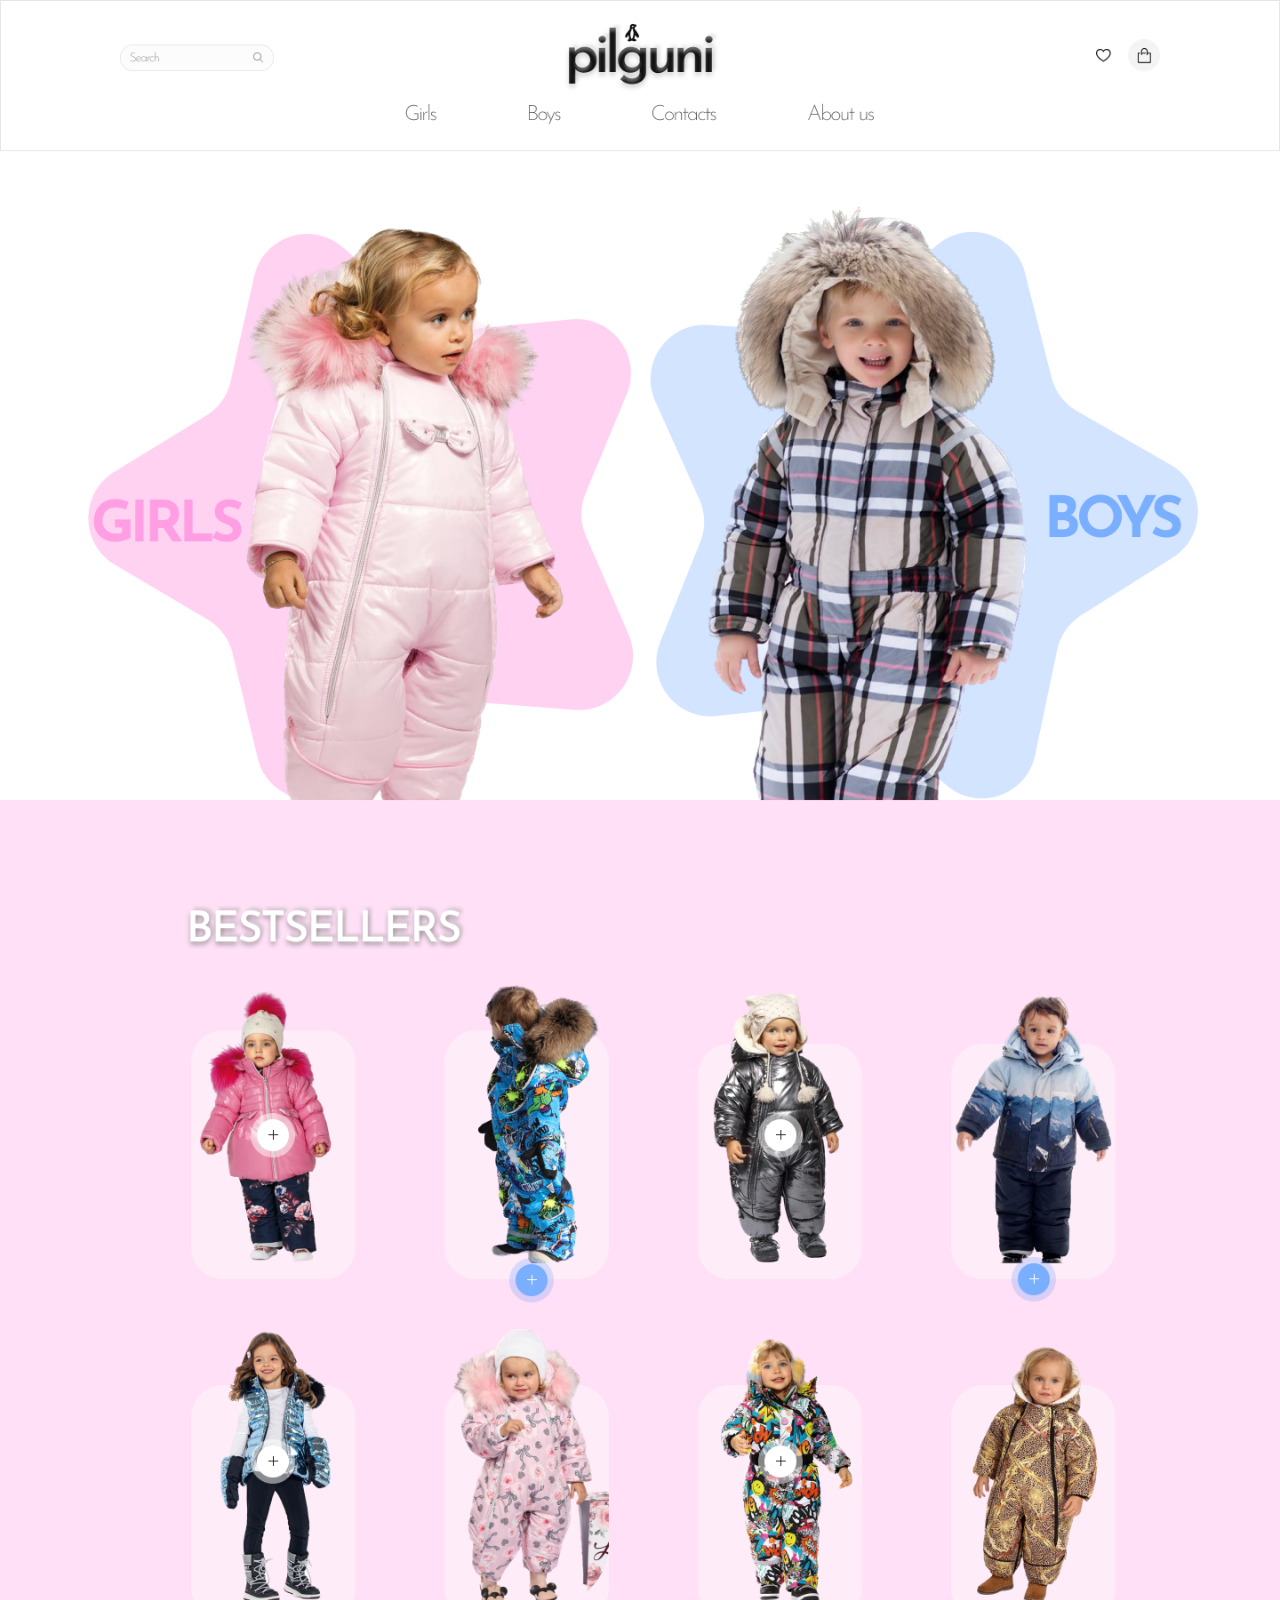
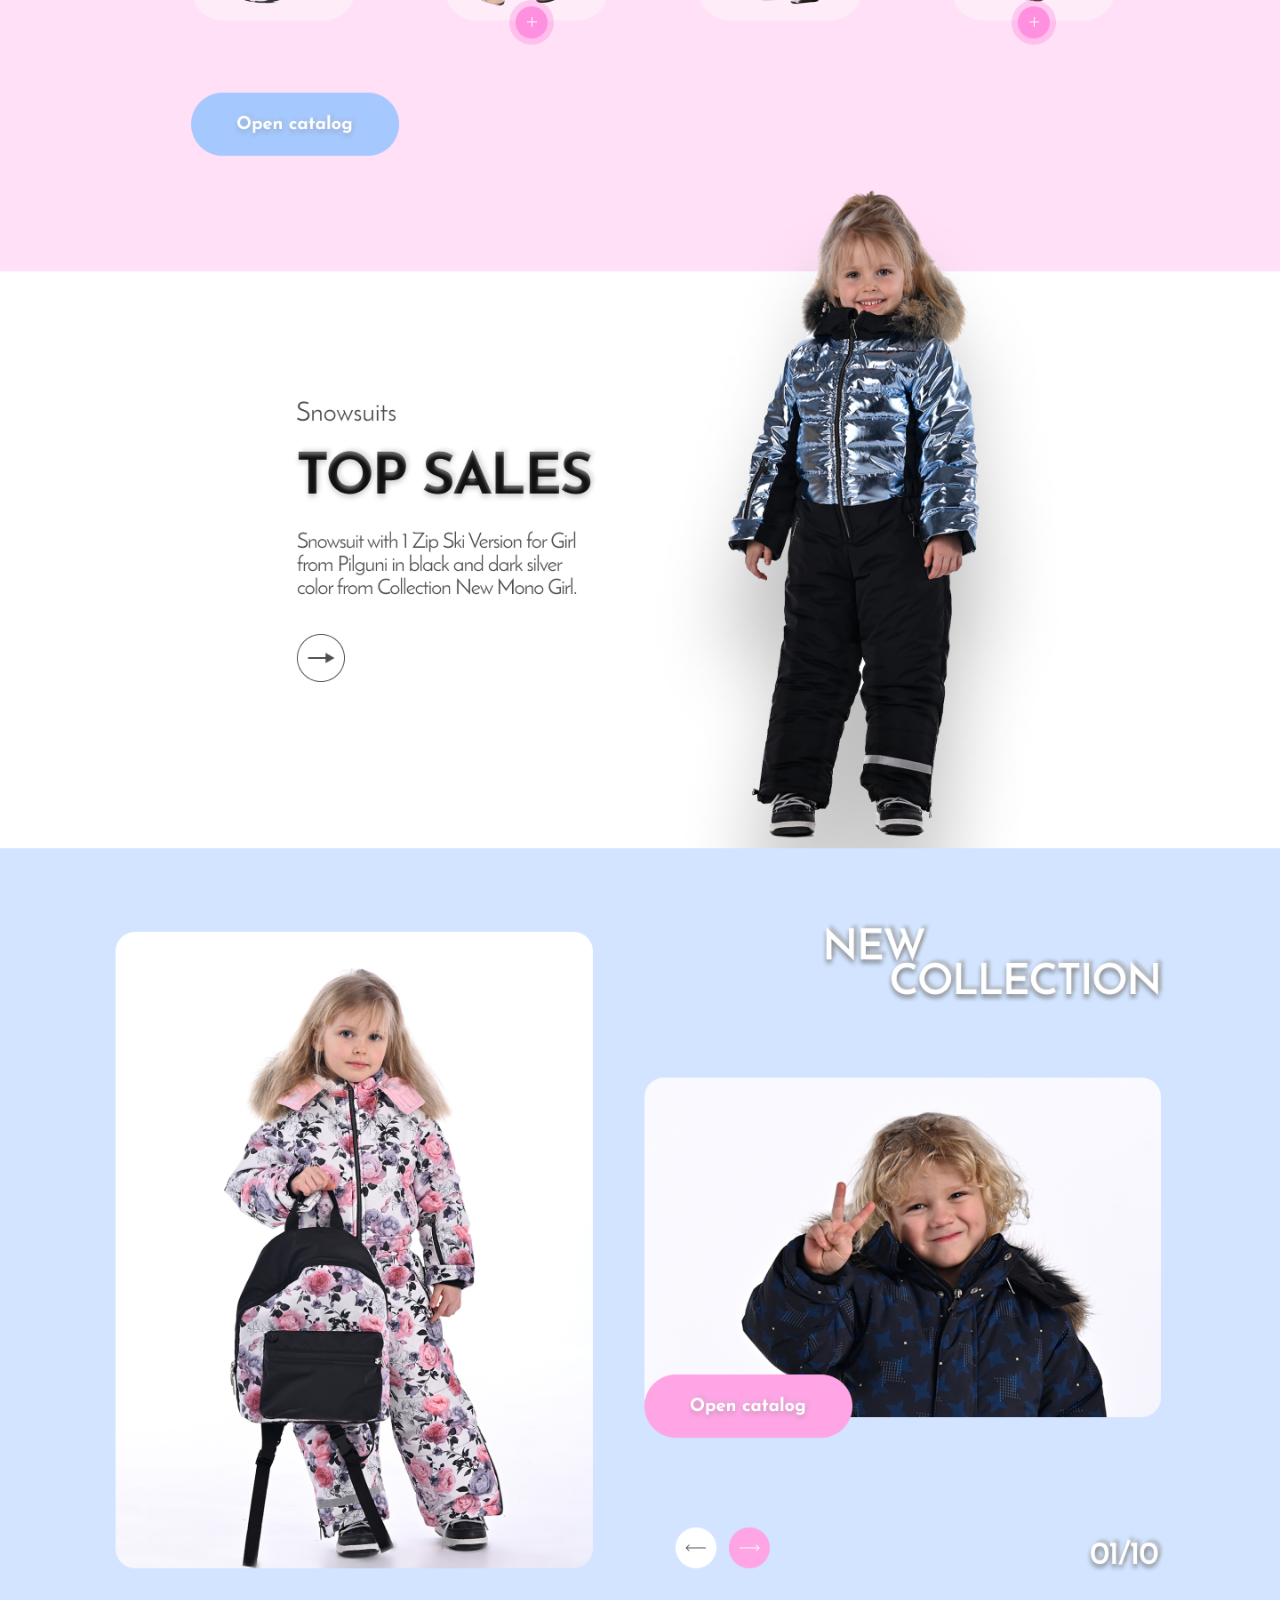
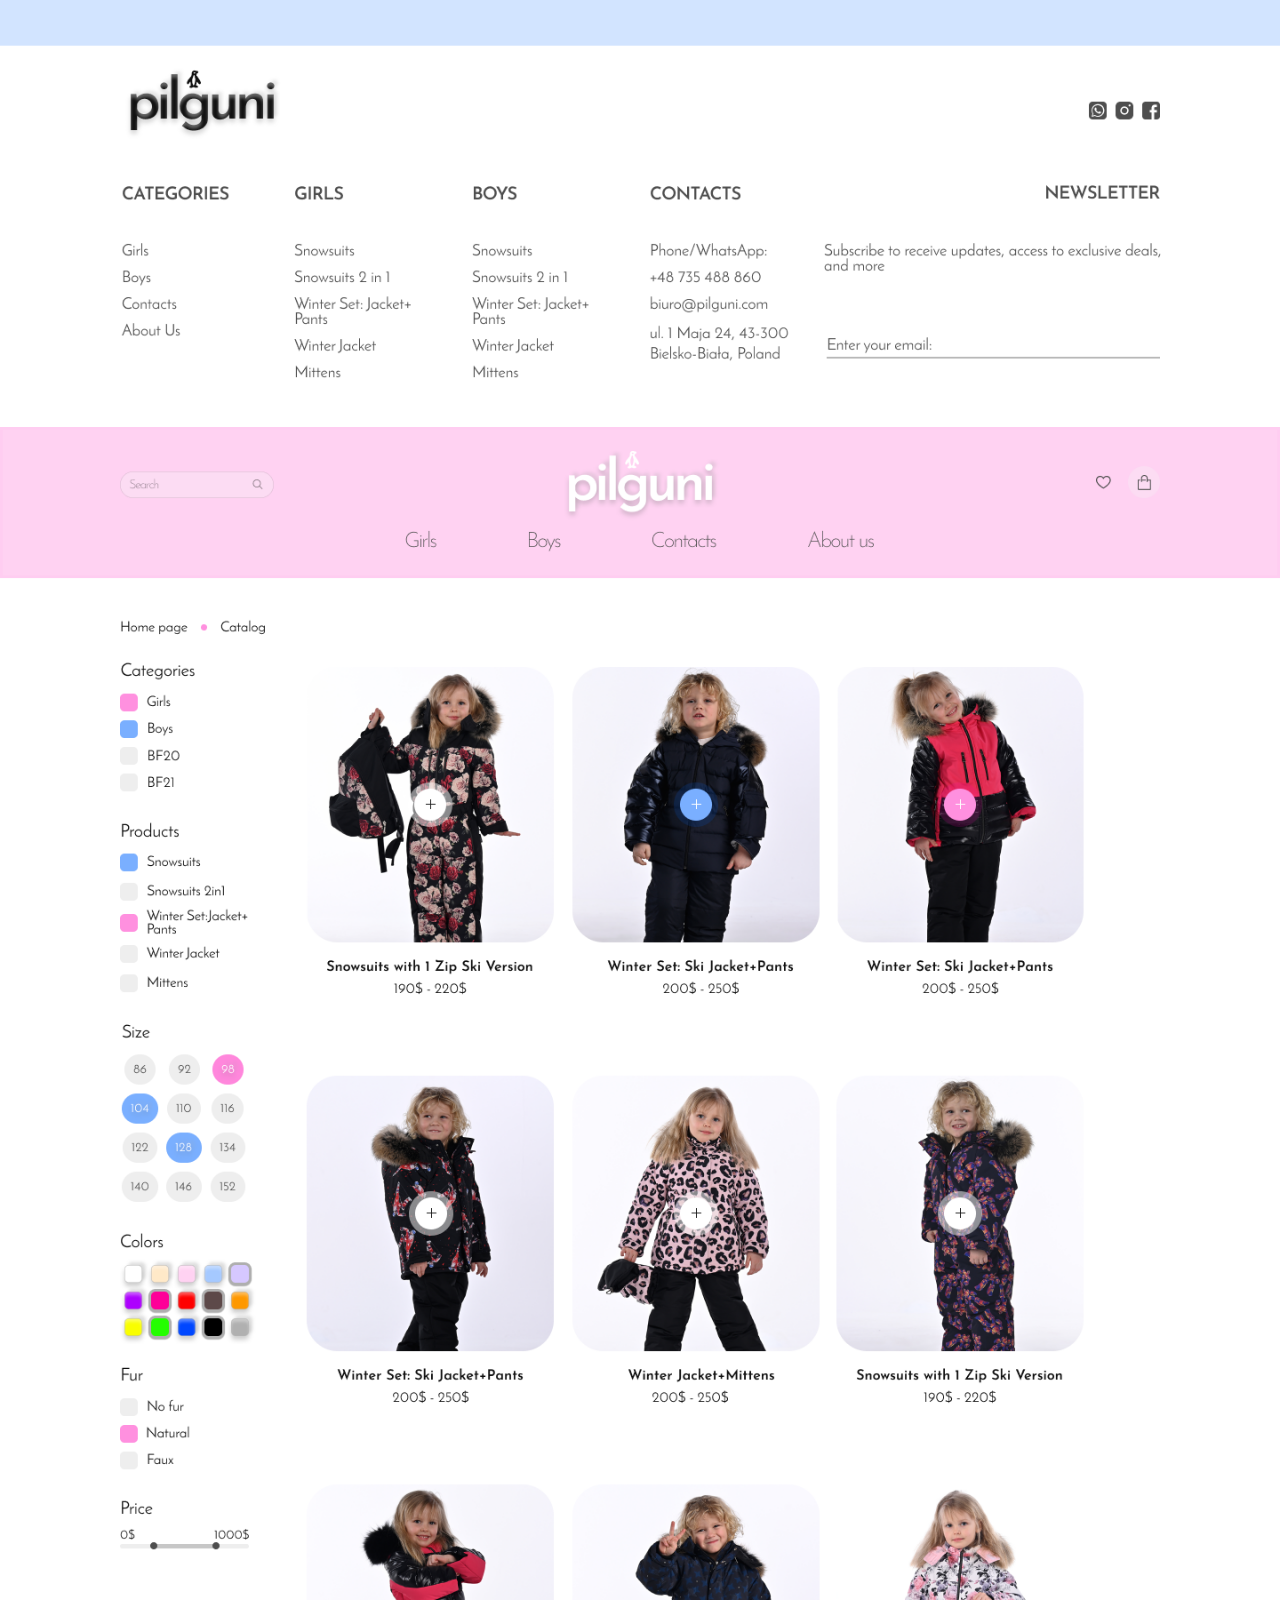
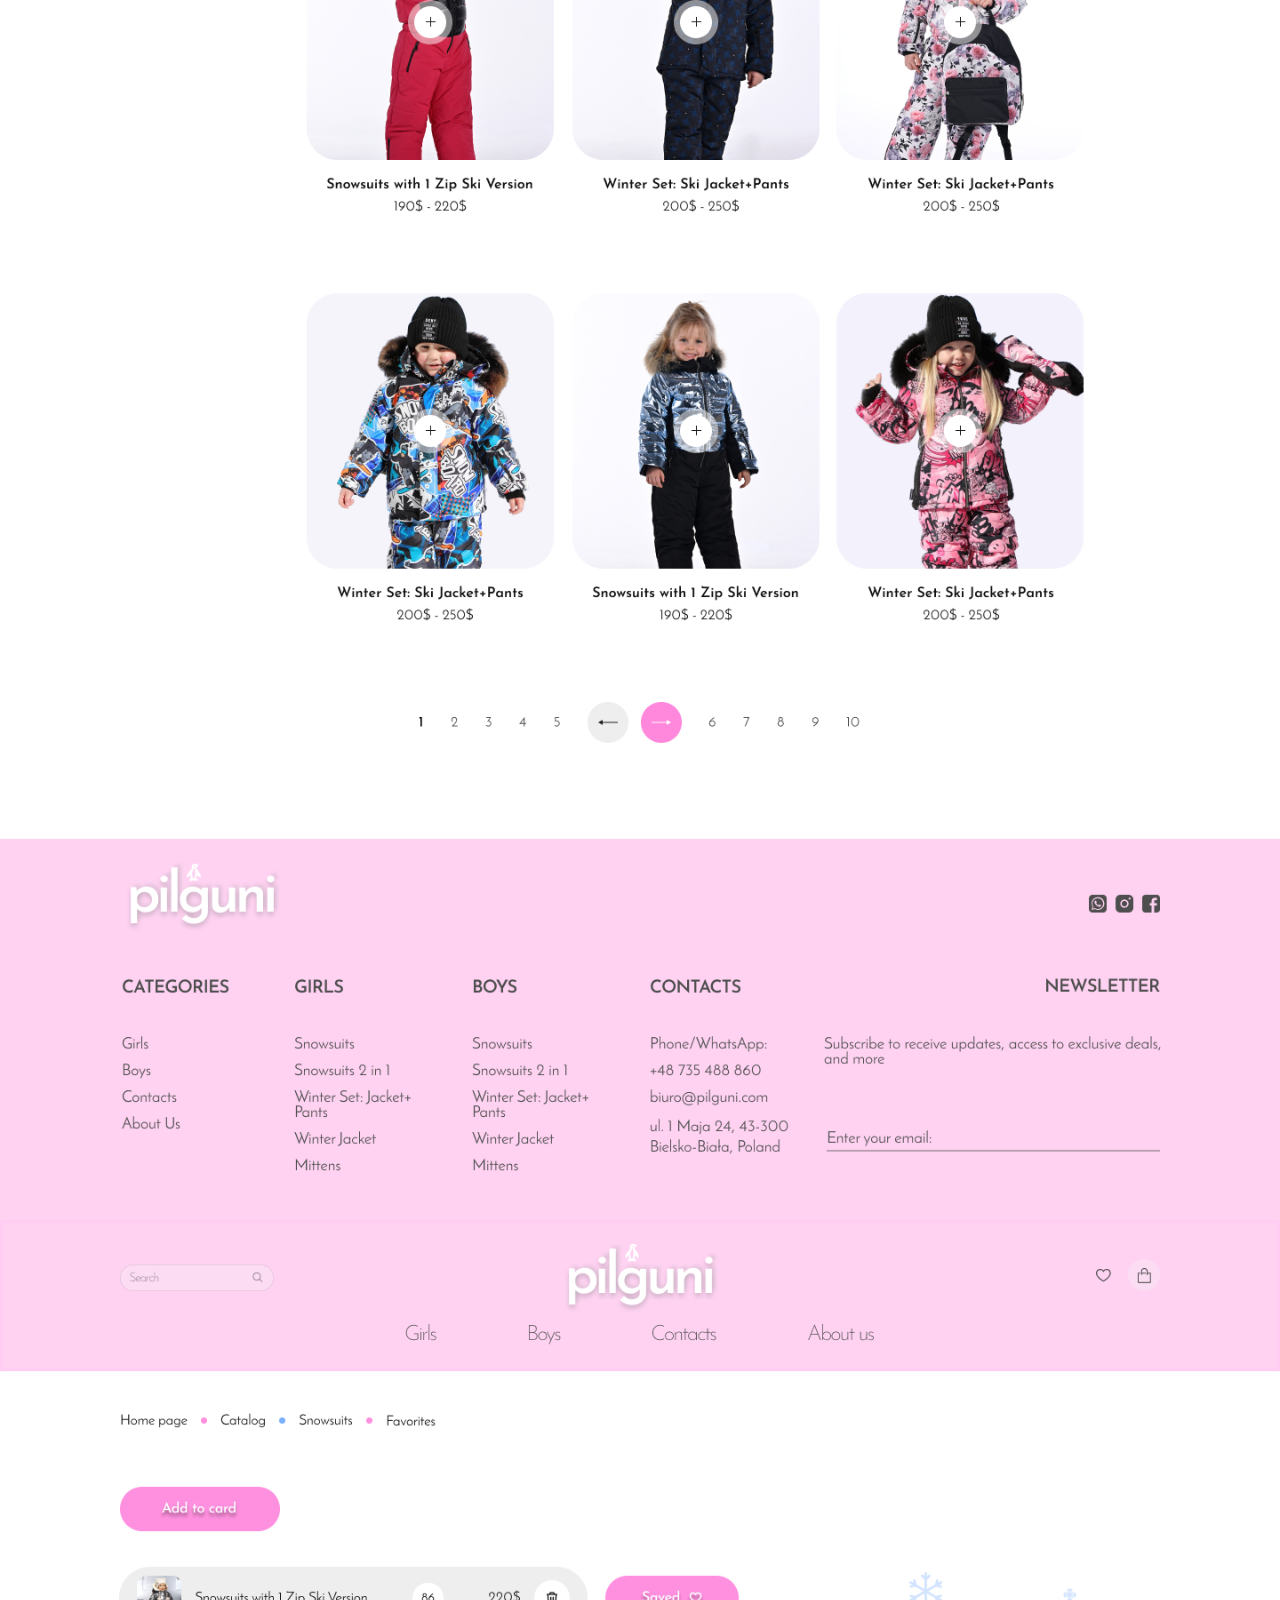
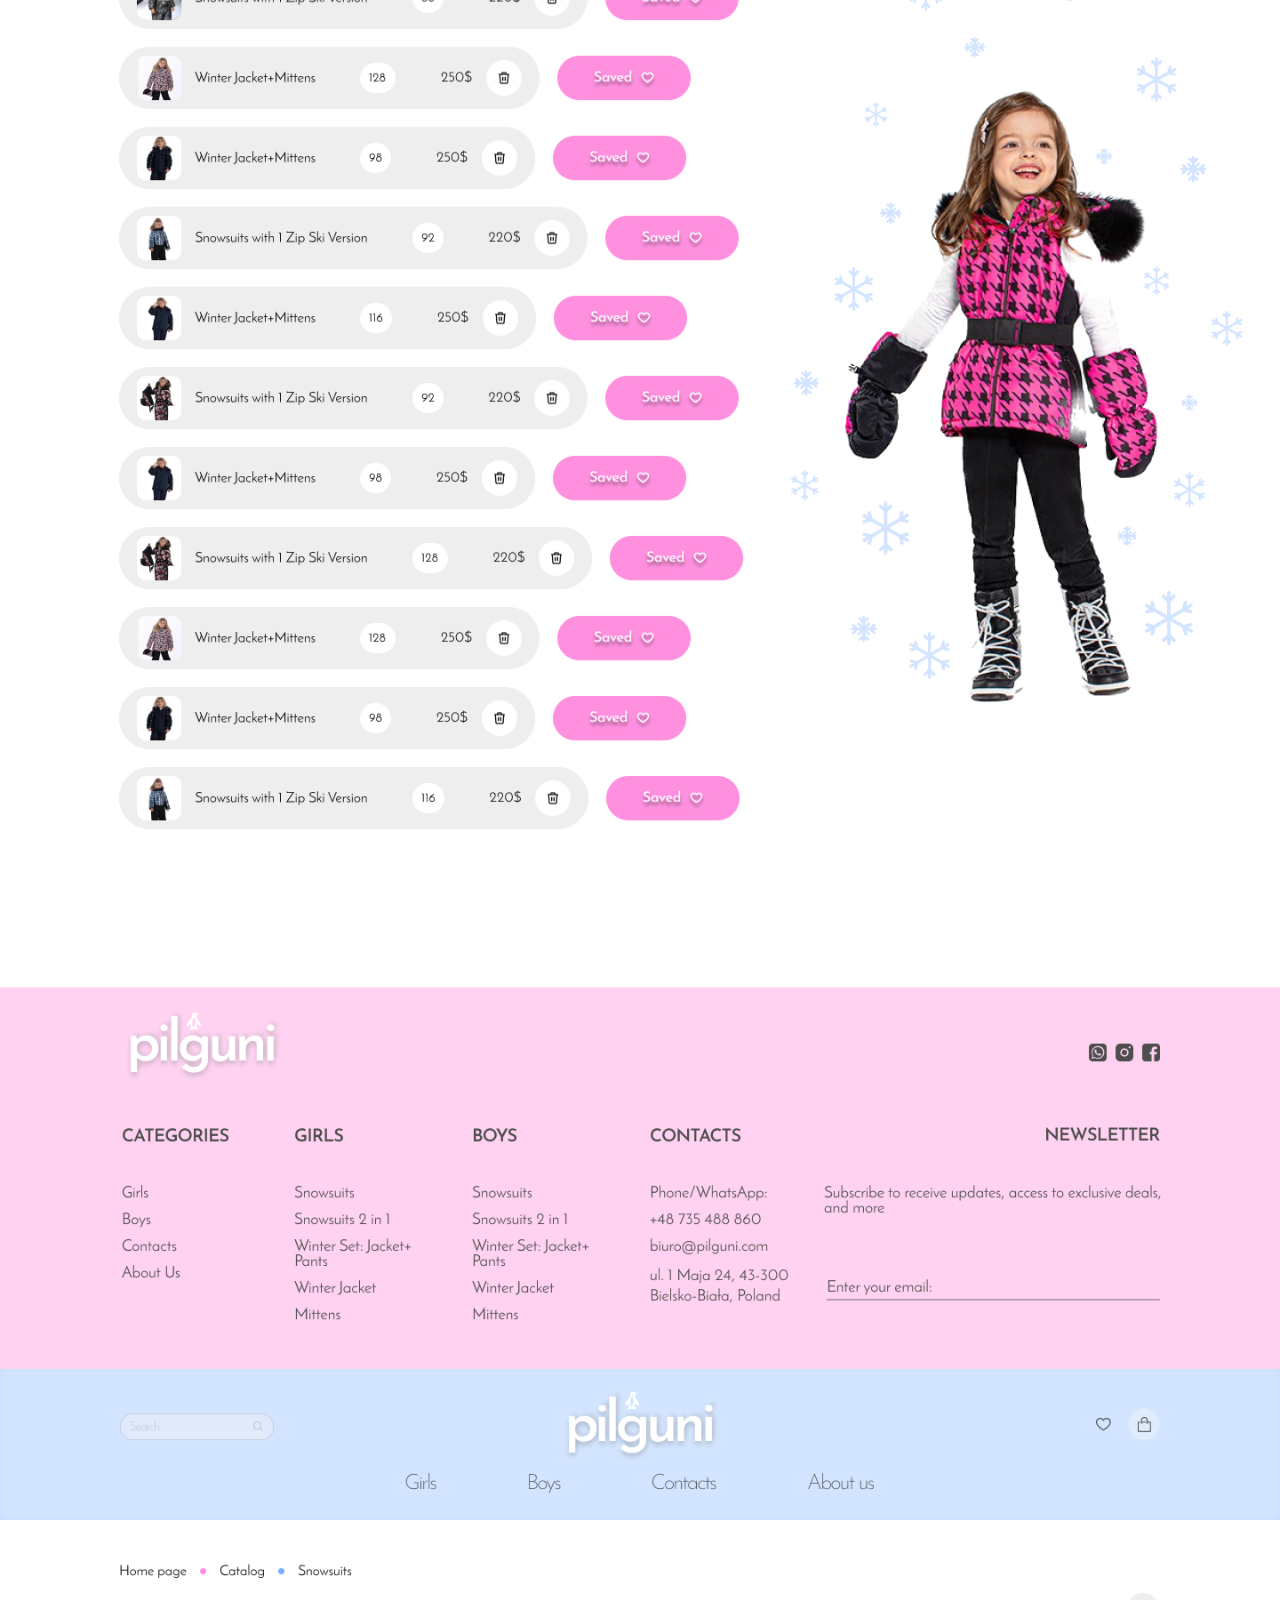
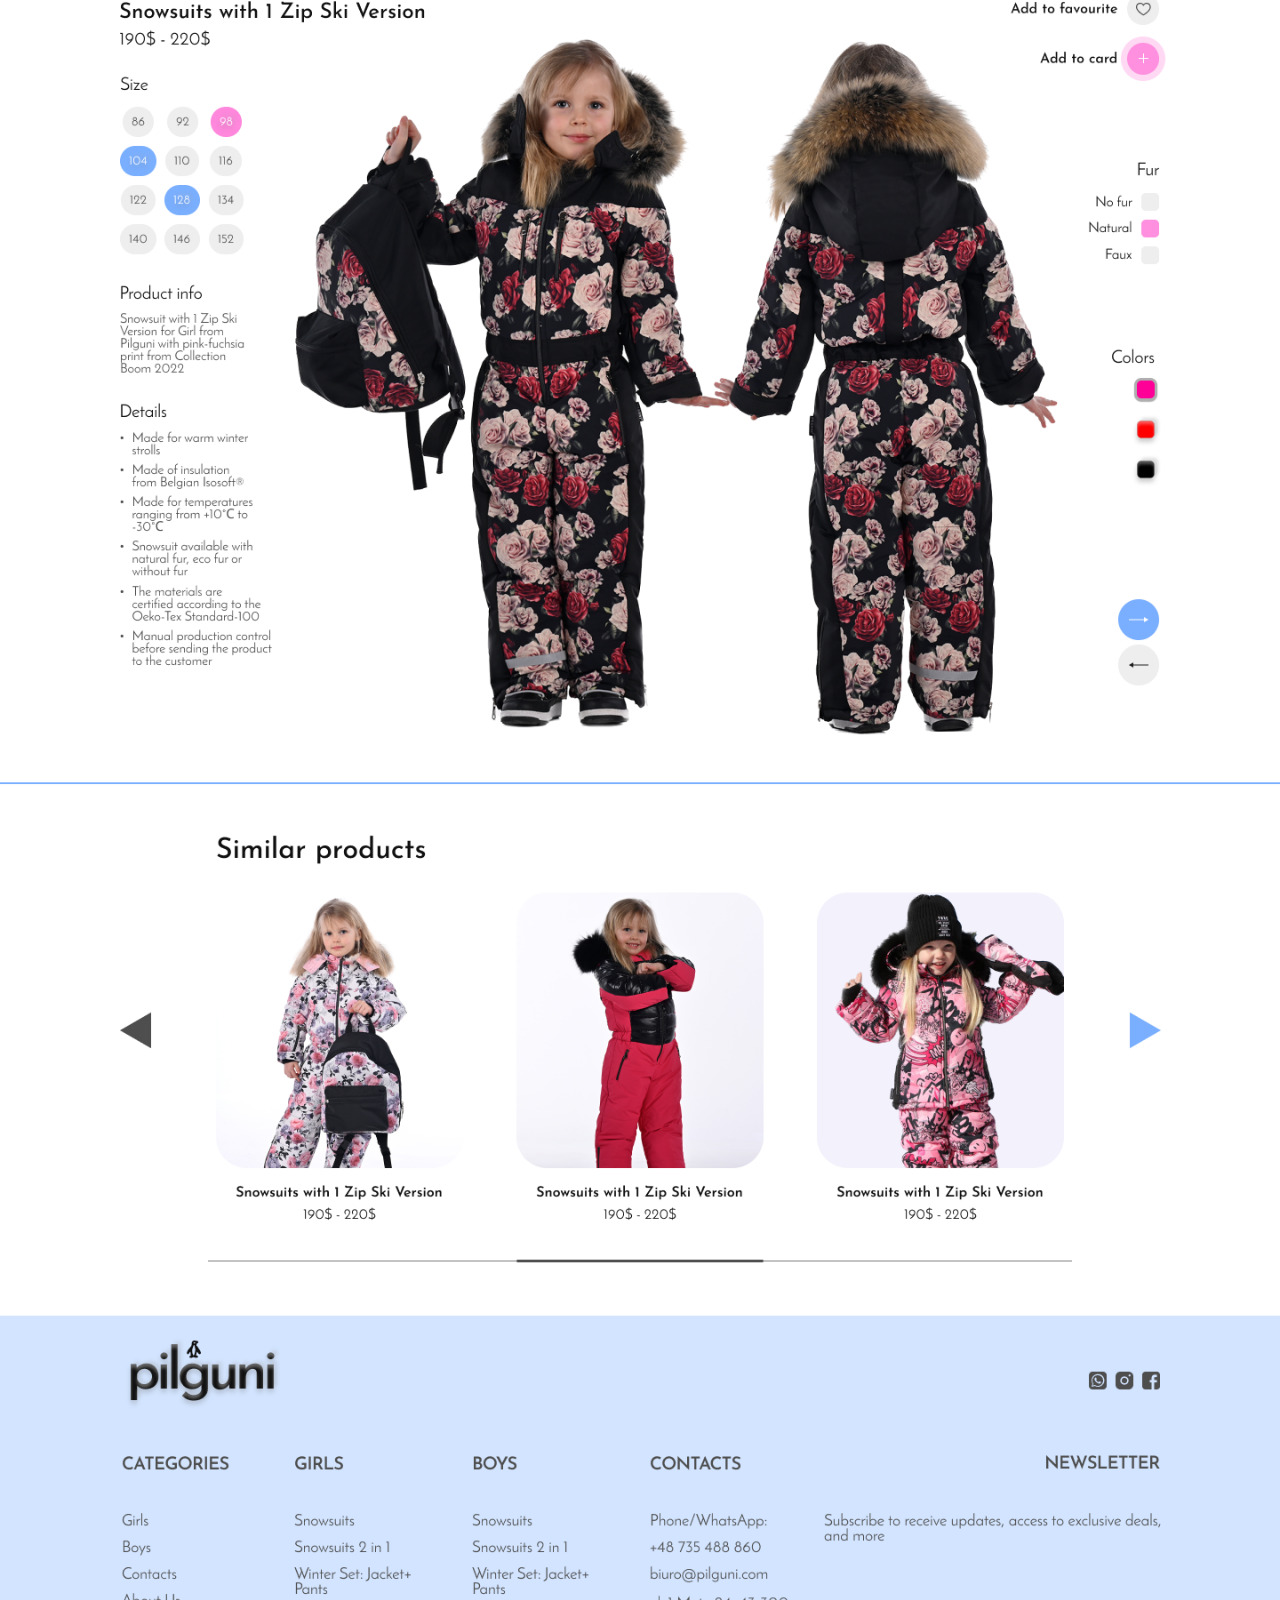
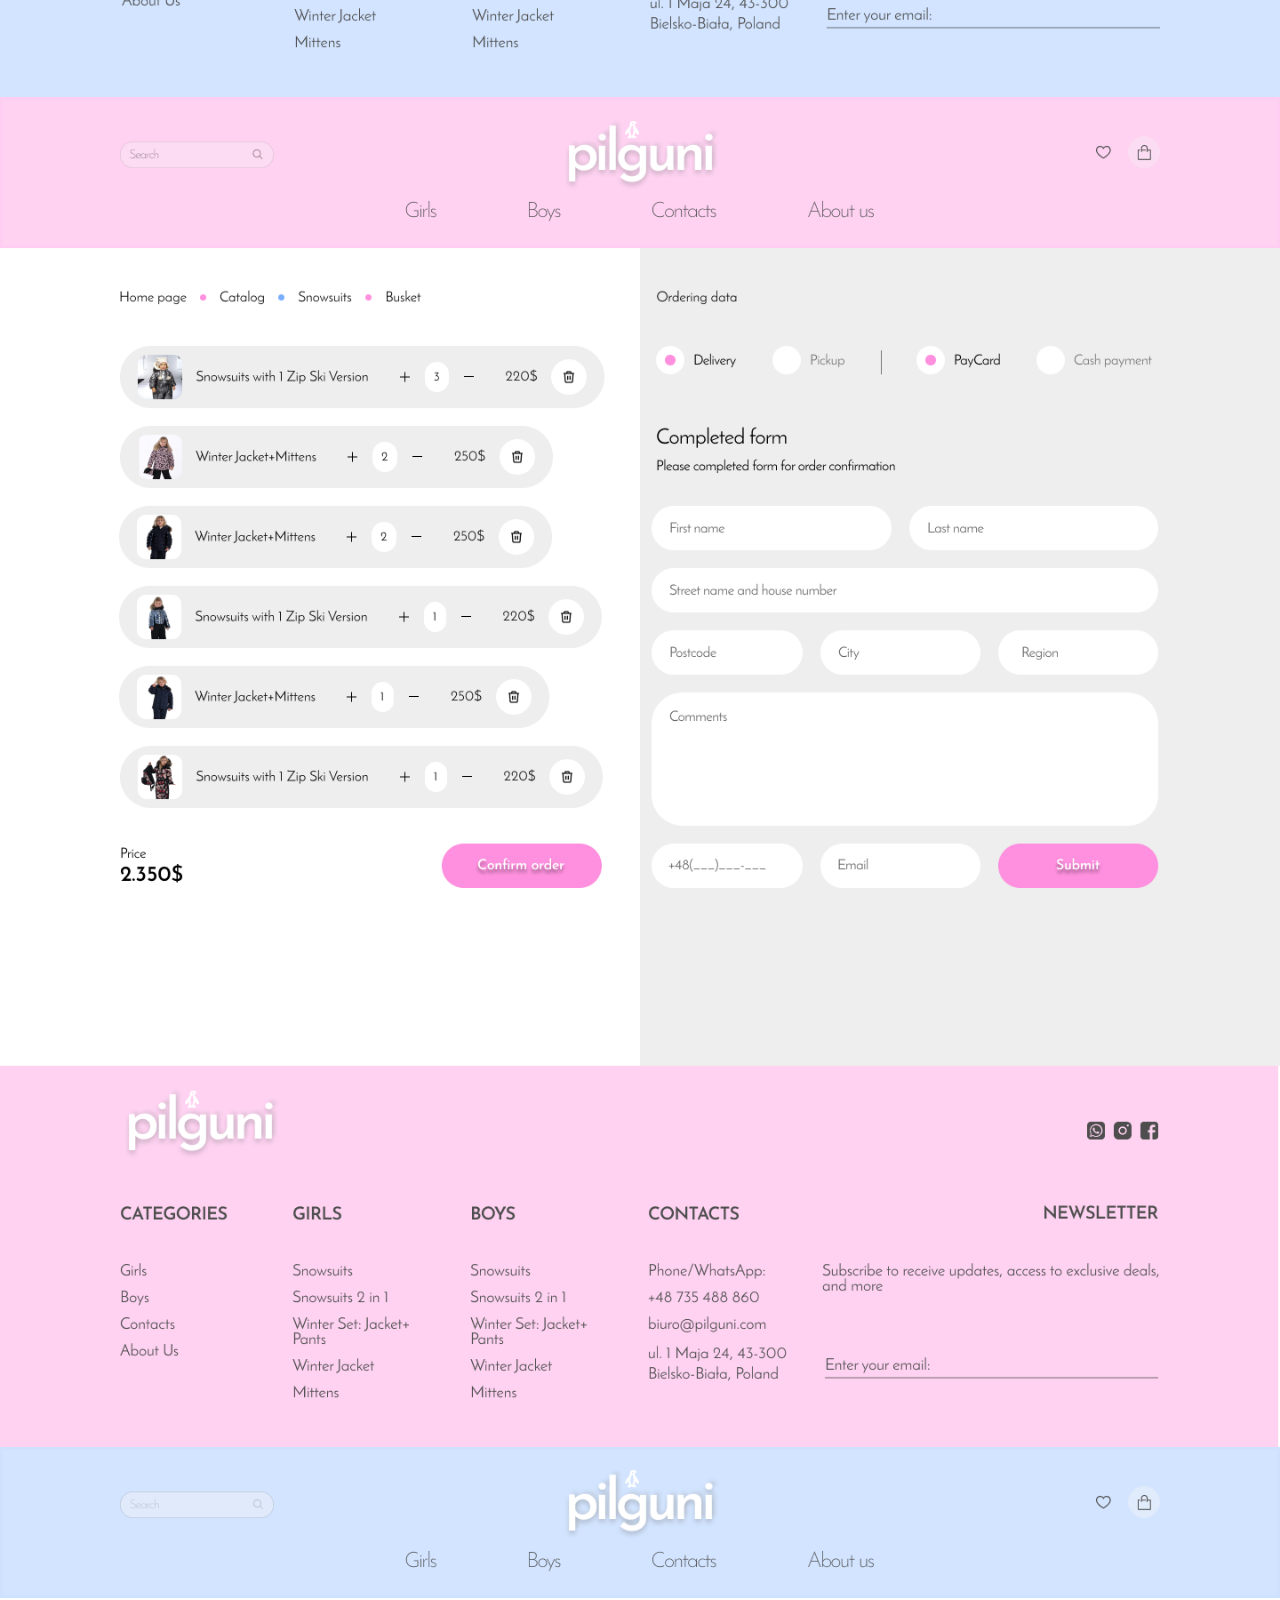
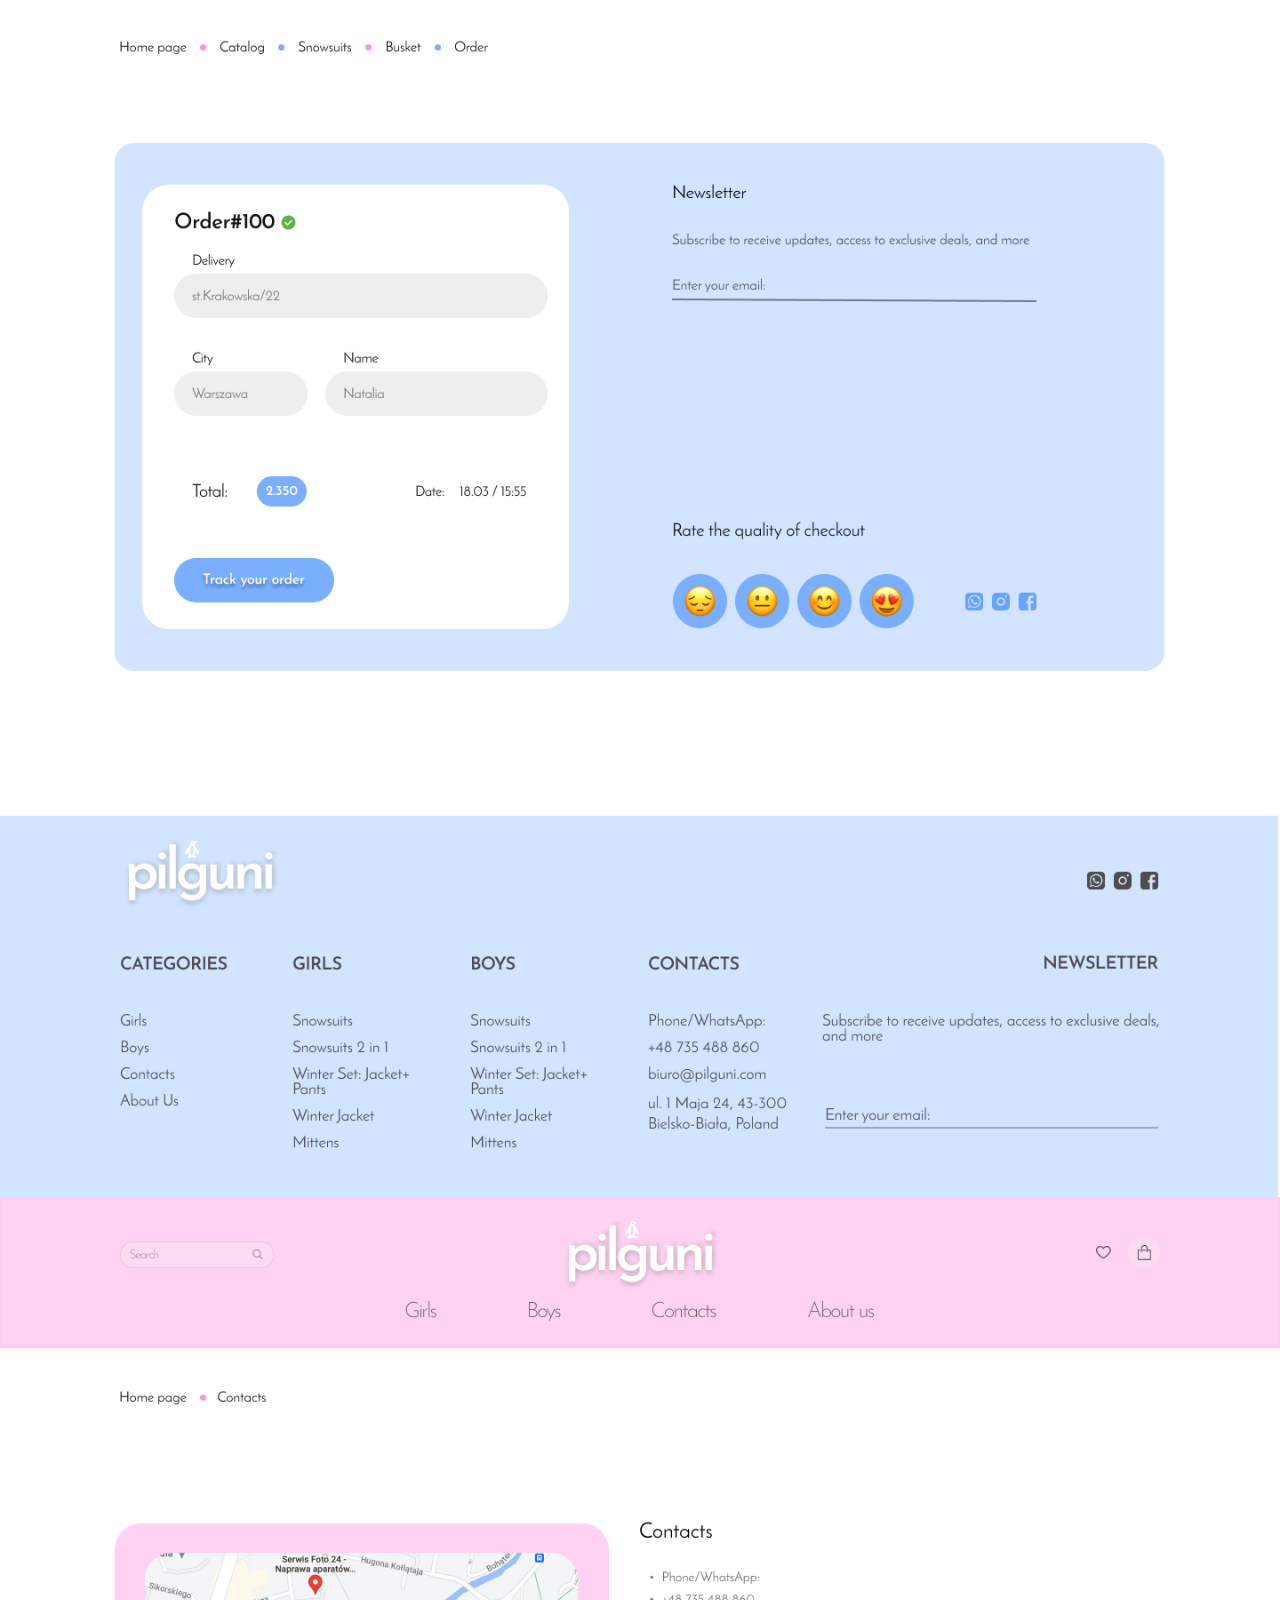
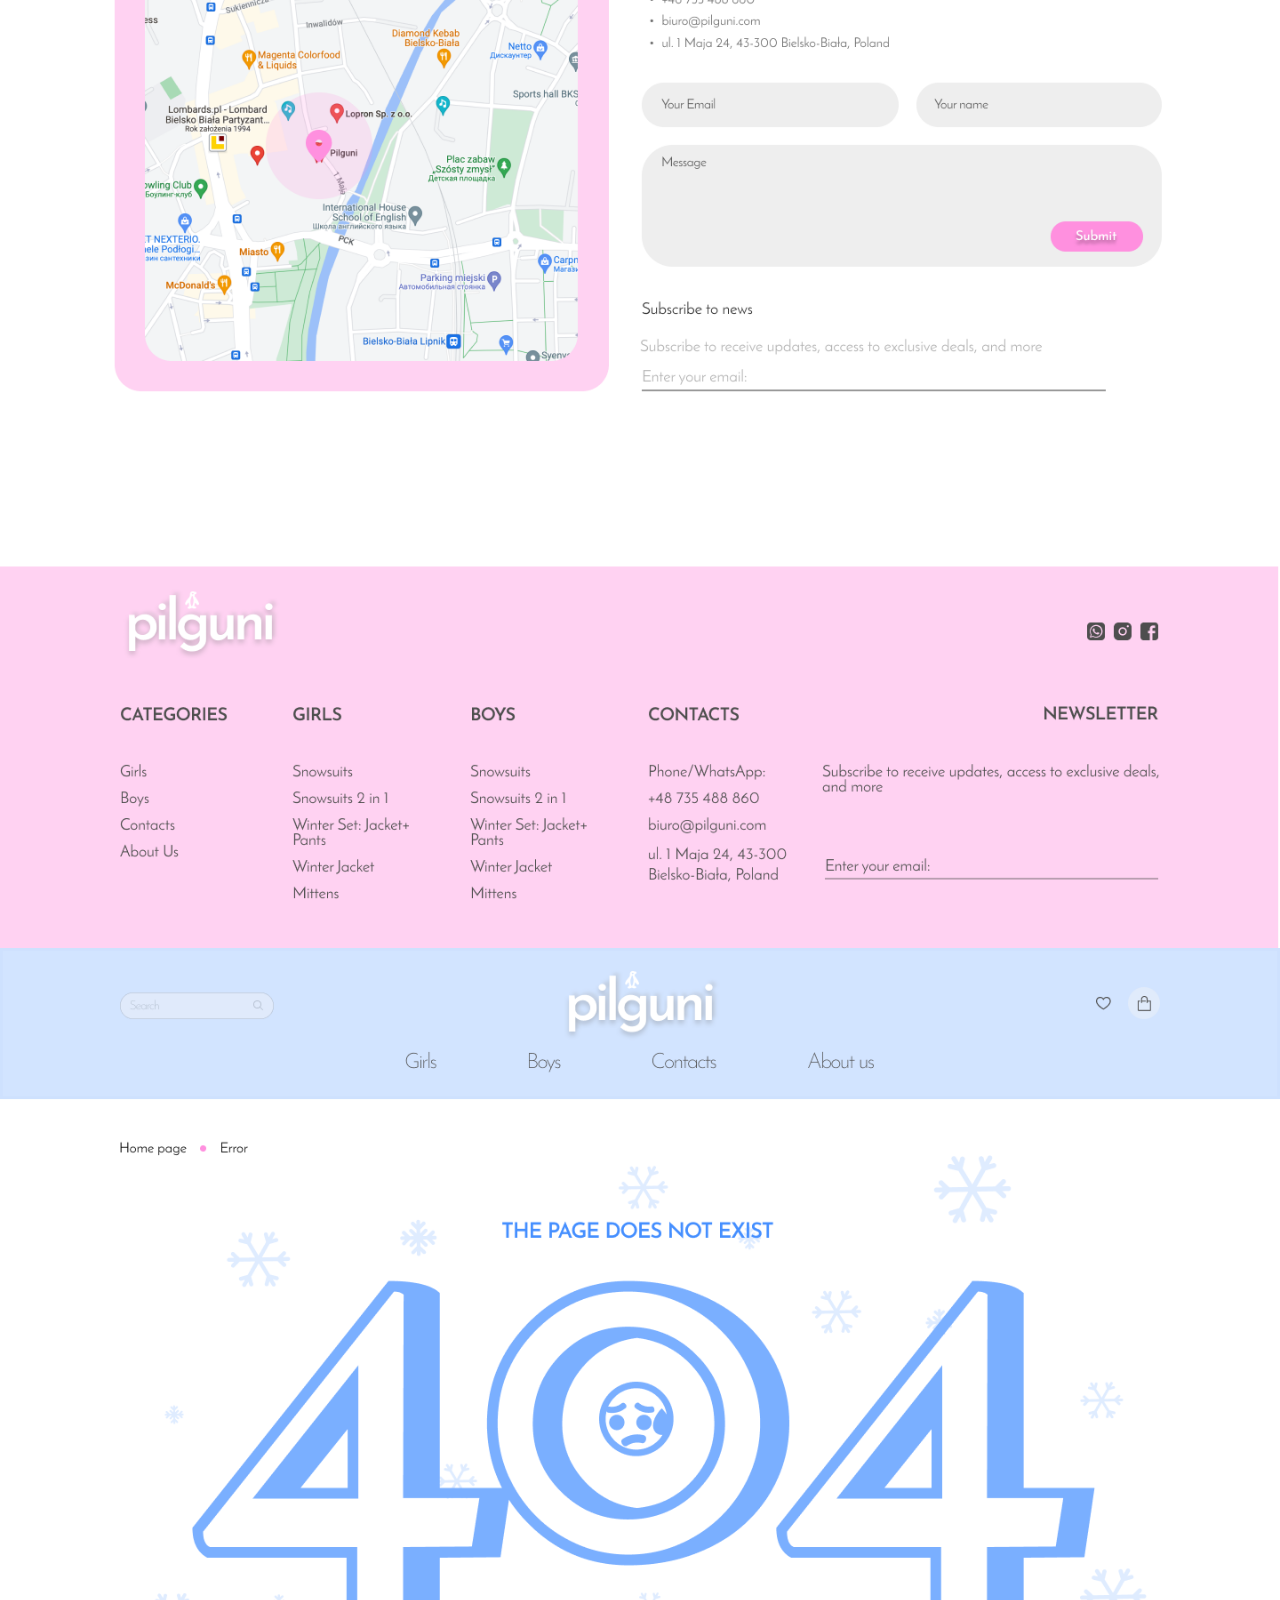
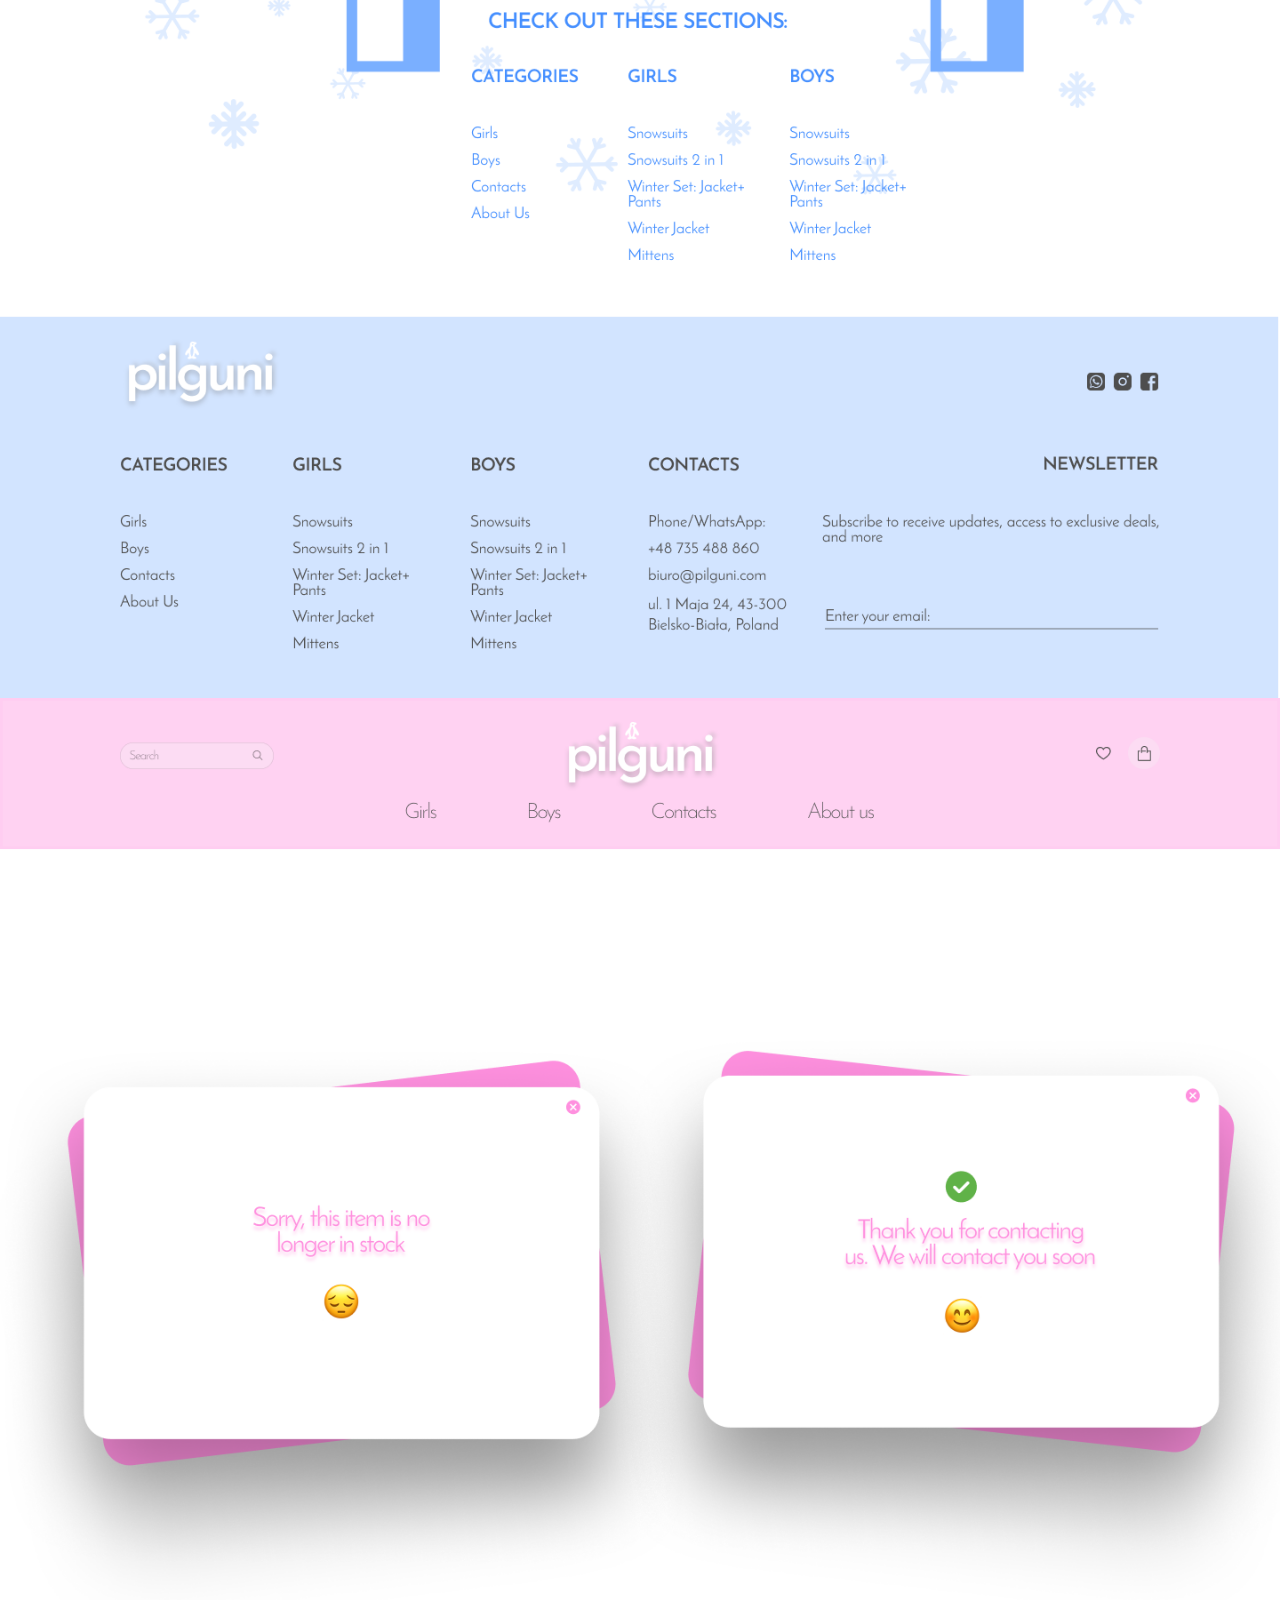
<file: case-studies/pilguni-ecommerce.html>
<!DOCTYPE html>
<html lang="en">
<head>
  <meta charset="UTF-8">
  <meta name="viewport" content="width=device-width, initial-scale=1.0">
  <title>Pilguni Ecommerce | Maria Manshina</title>
  <link rel="stylesheet" href="case-study.css">
</head>
<body class="simple-page">
  <main class="simple-main">
    <section class="ordered-gallery">
      <figure class="ordered-frame"><img src="../assets/source-archive/02_Pilguni_Ecommerce/01.png"></figure>
      <figure class="ordered-frame"><img src="../assets/source-archive/02_Pilguni_Ecommerce/02.png"></figure>
      <figure class="ordered-frame"><img src="../assets/source-archive/02_Pilguni_Ecommerce/03.png"></figure>
      <figure class="ordered-frame"><img src="../assets/source-archive/02_Pilguni_Ecommerce/04.png"></figure>
      <figure class="ordered-frame"><img src="../assets/source-archive/02_Pilguni_Ecommerce/05.png"></figure>
      <figure class="ordered-frame"><img src="../assets/source-archive/02_Pilguni_Ecommerce/06.png"></figure>
      <figure class="ordered-frame"><img src="../assets/source-archive/02_Pilguni_Ecommerce/07.png"></figure>
      <figure class="ordered-frame"><img src="../assets/source-archive/02_Pilguni_Ecommerce/08.png"></figure>
      <figure class="ordered-frame"><img src="../assets/source-archive/02_Pilguni_Ecommerce/09.png"></figure>
      <figure class="ordered-frame"><img src="../assets/source-archive/02_Pilguni_Ecommerce/10.png"></figure>
    </section>
  </main>
</body>
</html>
</file>
<file: case-studies/case-study.css>
:root {
  --sans: "Inter", Arial, sans-serif;
}

* {
  box-sizing: border-box;
}

body {
  margin: 0;
  min-height: 100vh;
  font-family: var(--sans);
  background: #fff;
}

img {
  display: block;
  max-width: 100%;
}

.simple-main {
  width: min(100%, 1440px);
  margin: 0 auto;
  padding: 0;
}

.ordered-gallery {
  display: grid;
  gap: 0;
}

.ordered-frame {
  margin: 0;
}

.ordered-frame img {
  width: 100%;
  height: auto;
}
</file>
